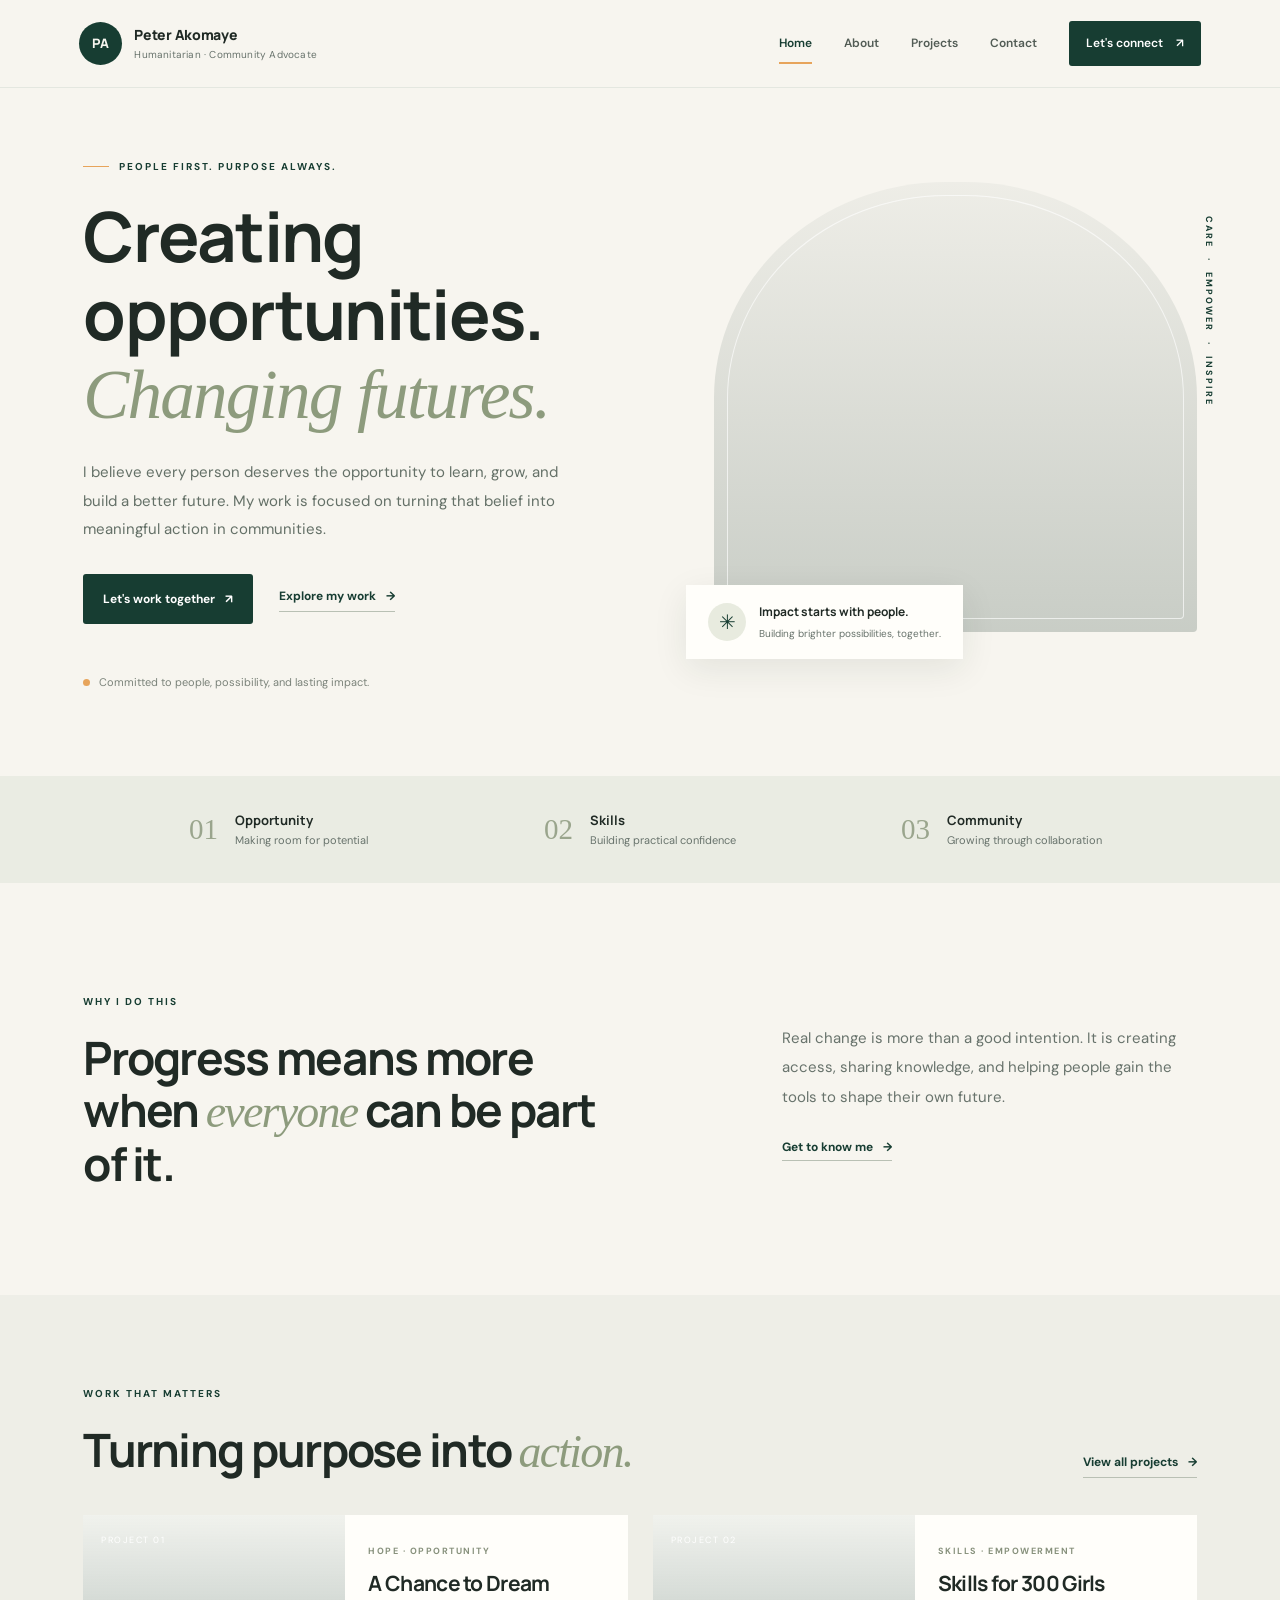
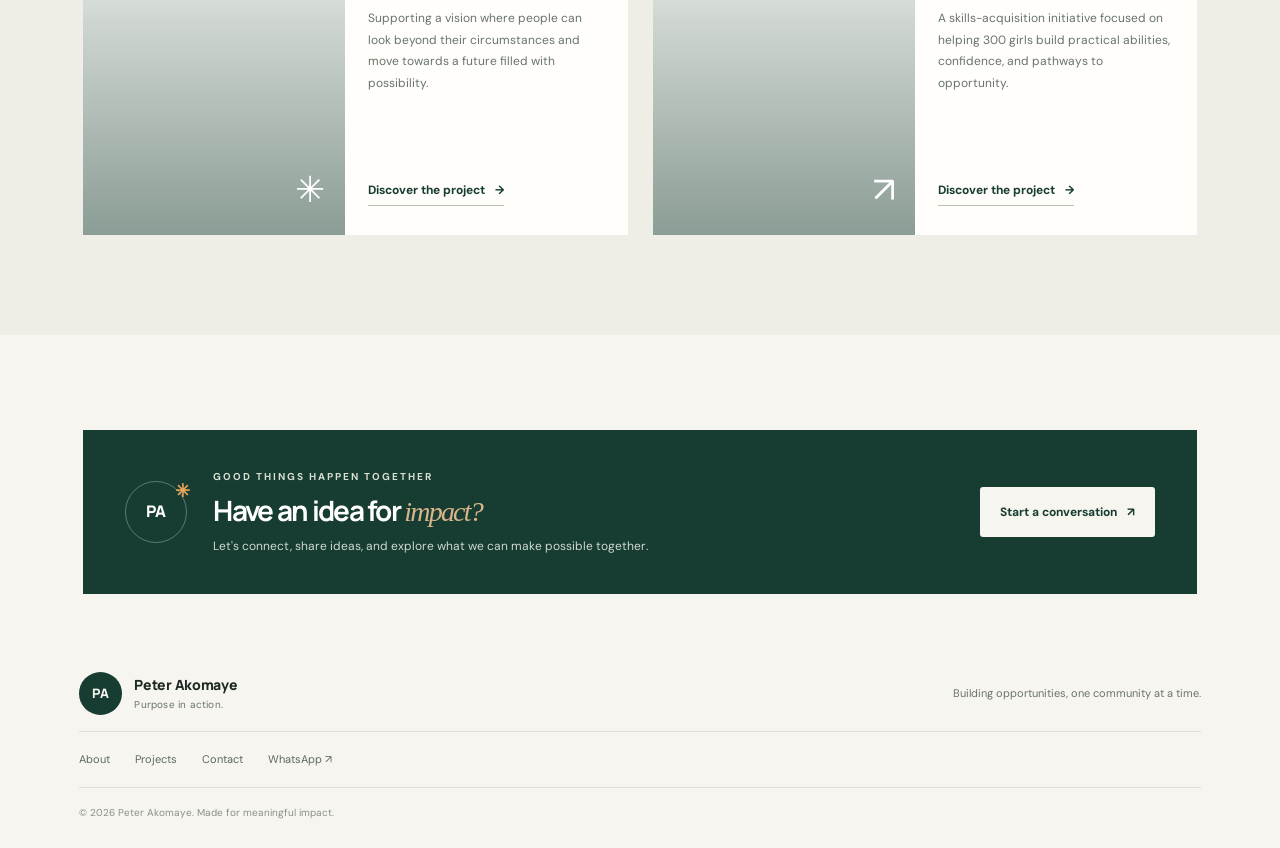
<file: index.html>
<!DOCTYPE html>
<html lang="en">
<head>
  <meta charset="UTF-8" />
  <meta name="viewport" content="width=device-width, initial-scale=1.0" />
  <meta name="theme-color" content="#173d32" />
  <meta name="description" content="Meet Peter Akomaye — humanitarian, advocate for opportunity, and community impact builder." />
  <title>Peter Akomaye | Humanitarian & Community Advocate</title>
  <link rel="preconnect" href="https://fonts.googleapis.com">
  <link rel="preconnect" href="https://fonts.gstatic.com" crossorigin>
  <link href="https://fonts.googleapis.com/css2?family=DM+Sans:wght@400;500;600;700&family=Manrope:wght@400;500;600;700;800&display=swap" rel="stylesheet">
  <link rel="stylesheet" href="styles.css" />
  <script src="script.js" defer></script>
</head>
<body>
  <header class="site-header">
    <a class="brand" href="index.html" aria-label="Peter Akomaye home"><span class="brand-mark">PA</span><span>Peter Akomaye<span class="brand-sub">Humanitarian · Community Advocate</span></span></a>
    <button class="menu-toggle" aria-label="Open navigation" aria-expanded="false">☰</button>
    <nav class="nav-links" aria-label="Main navigation">
      <a class="active" href="index.html">Home</a><a href="about.html">About</a><a href="projects.html">Projects</a><a href="contact.html">Contact</a>
      <a class="nav-cta whatsapp-link" href="#">Let's connect <span>↗</span></a>
    </nav>
  </header>
  <main>
    <section class="hero section-wrap">
      <div class="hero-copy">
        <p class="eyebrow"><span class="eyebrow-line"></span> PEOPLE FIRST. PURPOSE ALWAYS.</p>
        <h1>Creating opportunities.<br><em>Changing futures.</em></h1>
        <p class="hero-text">I believe every person deserves the opportunity to learn, grow, and build a better future. My work is focused on turning that belief into meaningful action in communities.</p>
        <div class="hero-actions"><a class="button button-dark whatsapp-link" href="#">Let's work together <span>↗</span></a><a class="text-link" href="projects.html">Explore my work <span>→</span></a></div>
        <div class="hero-note"><span class="note-dot"></span> Committed to people, possibility, and lasting impact.</div>
      </div>
      <div class="hero-visual">
        <div class="hero-image" role="img" aria-label="Community members working and learning together"></div>
        <div class="image-caption"><span class="caption-icon">✳</span><span><strong>Impact starts with people.</strong><small>Building brighter possibilities, together.</small></span></div>
        <div class="hero-stamp"><span>CARE</span><span>·</span><span>EMPOWER</span><span>·</span><span>INSPIRE</span></div>
      </div>
    </section>
    <section class="impact-strip"><div><span class="strip-number">01</span><span><strong>Opportunity</strong><small>Making room for potential</small></span></div><div><span class="strip-number">02</span><span><strong>Skills</strong><small>Building practical confidence</small></span></div><div><span class="strip-number">03</span><span><strong>Community</strong><small>Growing through collaboration</small></span></div></section>
    <section class="intro-section section-wrap">
      <div><p class="eyebrow">WHY I DO THIS</p><h2>Progress means more when <em>everyone</em> can be part of it.</h2></div>
      <div class="intro-copy"><p>Real change is more than a good intention. It is creating access, sharing knowledge, and helping people gain the tools to shape their own future.</p><a class="text-link" href="about.html">Get to know me <span>→</span></a></div>
    </section>
    <section class="featured-section">
      <div class="section-wrap"><div class="section-heading"><div><p class="eyebrow">WORK THAT MATTERS</p><h2>Turning purpose into <em>action.</em></h2></div><a class="text-link" href="projects.html">View all projects <span>→</span></a></div>
        <div class="project-grid">
          <article class="project-card project-card-feature"><div class="project-photo photo-dream"><span class="project-index">PROJECT 01</span><span class="photo-symbol">✳</span></div><div class="project-info"><p class="project-kicker">HOPE · OPPORTUNITY</p><h3>A Chance to Dream</h3><p>Supporting a vision where people can look beyond their circumstances and move towards a future filled with possibility.</p><a class="text-link" href="projects.html#chance-to-dream">Discover the project <span>→</span></a></div></article>
          <article class="project-card"><div class="project-photo photo-skills"><span class="project-index">PROJECT 02</span><span class="photo-symbol">↗</span></div><div class="project-info"><p class="project-kicker">SKILLS · EMPOWERMENT</p><h3>Skills for 300 Girls</h3><p>A skills-acquisition initiative focused on helping 300 girls build practical abilities, confidence, and pathways to opportunity.</p><a class="text-link" href="projects.html#girls-skills">Discover the project <span>→</span></a></div></article>
        </div>
      </div>
    </section>
    <section class="closing-cta section-wrap"><div class="cta-mark">PA<span>✳</span></div><div><p class="eyebrow">GOOD THINGS HAPPEN TOGETHER</p><h2>Have an idea for <em>impact?</em></h2><p>Let's connect, share ideas, and explore what we can make possible together.</p></div><a class="button button-light whatsapp-link" href="#">Start a conversation <span>↗</span></a></section>
  </main>
  <footer class="site-footer"><a class="brand footer-brand" href="index.html"><span class="brand-mark">PA</span><span>Peter Akomaye<span class="brand-sub">Purpose in action.</span></span></a><p>Building opportunities, one community at a time.</p><div class="footer-links"><a href="about.html">About</a><a href="projects.html">Projects</a><a href="contact.html">Contact</a><a class="whatsapp-link" href="#">WhatsApp ↗</a></div><small>© <span class="year"></span> Peter Akomaye. Made for meaningful impact.</small></footer>
</body>
</html>
</file>
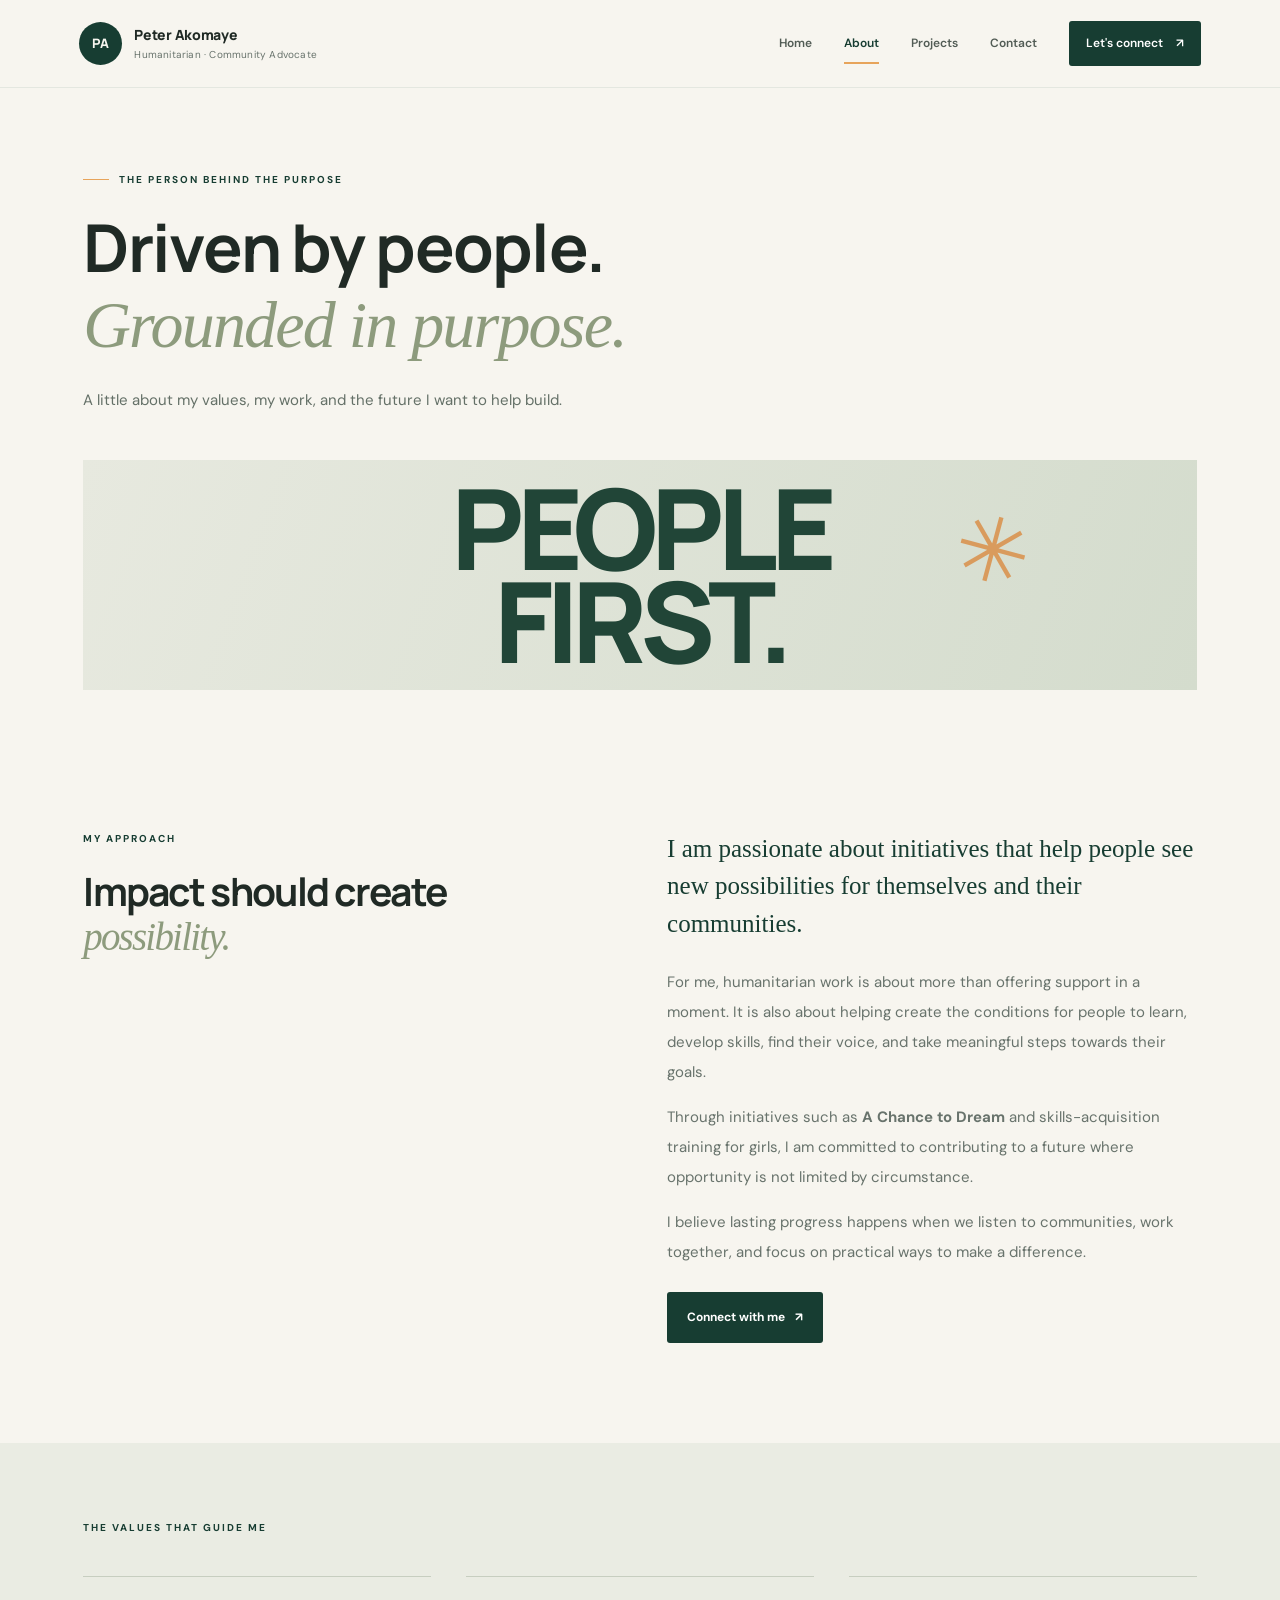
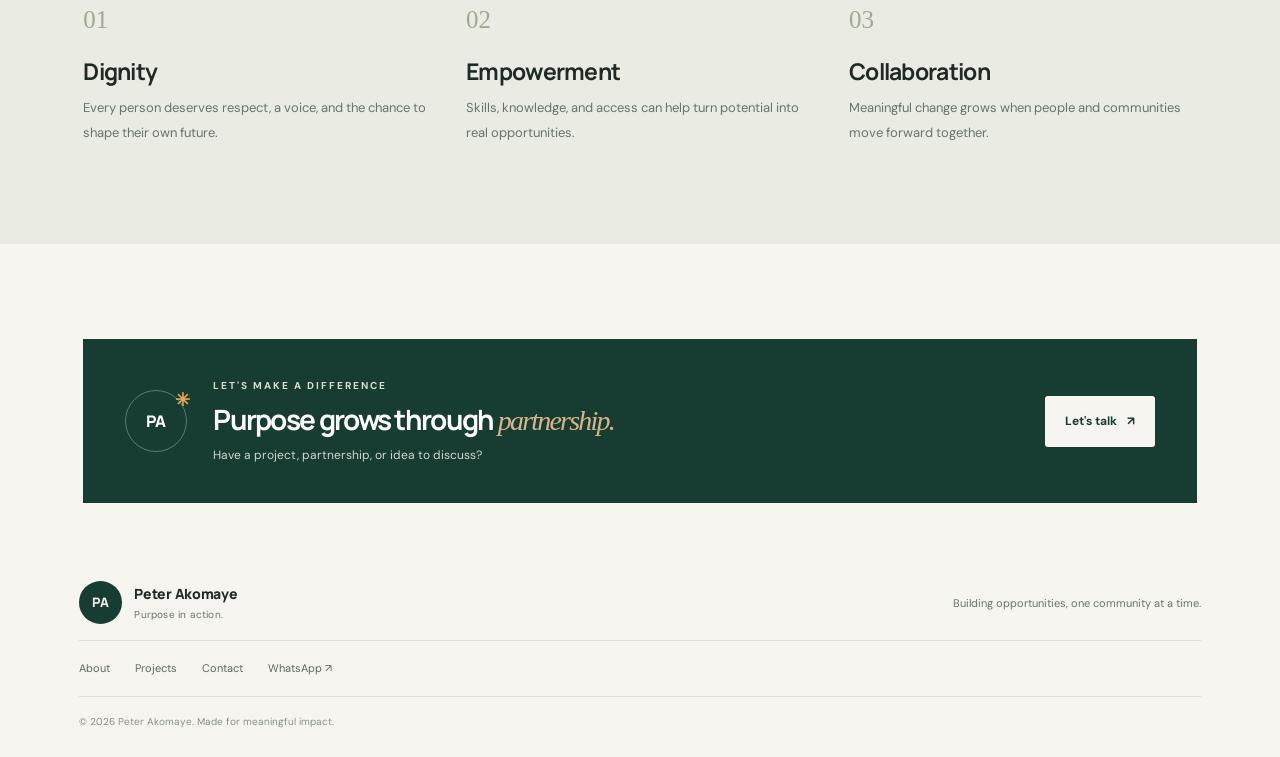
<file: about.html>
<!DOCTYPE html>
<html lang="en"><head><meta charset="UTF-8"><meta name="viewport" content="width=device-width, initial-scale=1.0"><meta name="theme-color" content="#173d32"><meta name="description" content="Learn about Peter Akomaye's humanitarian values and commitment to community impact."><title>About | Peter Akomaye</title><link rel="preconnect" href="https://fonts.googleapis.com"><link rel="preconnect" href="https://fonts.gstatic.com" crossorigin><link href="https://fonts.googleapis.com/css2?family=DM+Sans:wght@400;500;600;700&family=Manrope:wght@400;500;600;700;800&display=swap" rel="stylesheet"><link rel="stylesheet" href="styles.css"><script src="script.js" defer></script></head><body>
<header class="site-header"><a class="brand" href="index.html"><span class="brand-mark">PA</span><span>Peter Akomaye<span class="brand-sub">Humanitarian · Community Advocate</span></span></a><button class="menu-toggle" aria-label="Open navigation" aria-expanded="false">☰</button><nav class="nav-links" aria-label="Main navigation"><a href="index.html">Home</a><a class="active" href="about.html">About</a><a href="projects.html">Projects</a><a href="contact.html">Contact</a><a class="nav-cta whatsapp-link" href="#">Let's connect <span>↗</span></a></nav></header>
<main><section class="page-hero section-wrap"><p class="eyebrow"><span class="eyebrow-line"></span> THE PERSON BEHIND THE PURPOSE</p><h1>Driven by people.<br><em>Grounded in purpose.</em></h1><p class="page-lead">A little about my values, my work, and the future I want to help build.</p><div class="page-hero-art about-art"><span class="art-word">PEOPLE<br>FIRST.</span><span class="art-circle">✳</span></div></section>
<section class="about-content section-wrap"><div class="about-label"><p class="eyebrow">MY APPROACH</p><h2>Impact should create <em>possibility.</em></h2></div><div class="about-body"><p class="lead-paragraph">I am passionate about initiatives that help people see new possibilities for themselves and their communities.</p><p>For me, humanitarian work is about more than offering support in a moment. It is also about helping create the conditions for people to learn, develop skills, find their voice, and take meaningful steps towards their goals.</p><p>Through initiatives such as <strong>A Chance to Dream</strong> and skills-acquisition training for girls, I am committed to contributing to a future where opportunity is not limited by circumstance.</p><p>I believe lasting progress happens when we listen to communities, work together, and focus on practical ways to make a difference.</p><a class="button button-dark whatsapp-link" href="#">Connect with me <span>↗</span></a></div></section>
<section class="values-section"><div class="section-wrap"><p class="eyebrow">THE VALUES THAT GUIDE ME</p><div class="values-grid"><article><span>01</span><h3>Dignity</h3><p>Every person deserves respect, a voice, and the chance to shape their own future.</p></article><article><span>02</span><h3>Empowerment</h3><p>Skills, knowledge, and access can help turn potential into real opportunities.</p></article><article><span>03</span><h3>Collaboration</h3><p>Meaningful change grows when people and communities move forward together.</p></article></div></div></section>
<section class="closing-cta section-wrap"><div class="cta-mark">PA<span>✳</span></div><div><p class="eyebrow">LET'S MAKE A DIFFERENCE</p><h2>Purpose grows through <em>partnership.</em></h2><p>Have a project, partnership, or idea to discuss?</p></div><a class="button button-light whatsapp-link" href="#">Let's talk <span>↗</span></a></section></main>
<footer class="site-footer"><a class="brand footer-brand" href="index.html"><span class="brand-mark">PA</span><span>Peter Akomaye<span class="brand-sub">Purpose in action.</span></span></a><p>Building opportunities, one community at a time.</p><div class="footer-links"><a href="about.html">About</a><a href="projects.html">Projects</a><a href="contact.html">Contact</a><a class="whatsapp-link" href="#">WhatsApp ↗</a></div><small>© <span class="year"></span> Peter Akomaye. Made for meaningful impact.</small></footer></body></html>
</file>
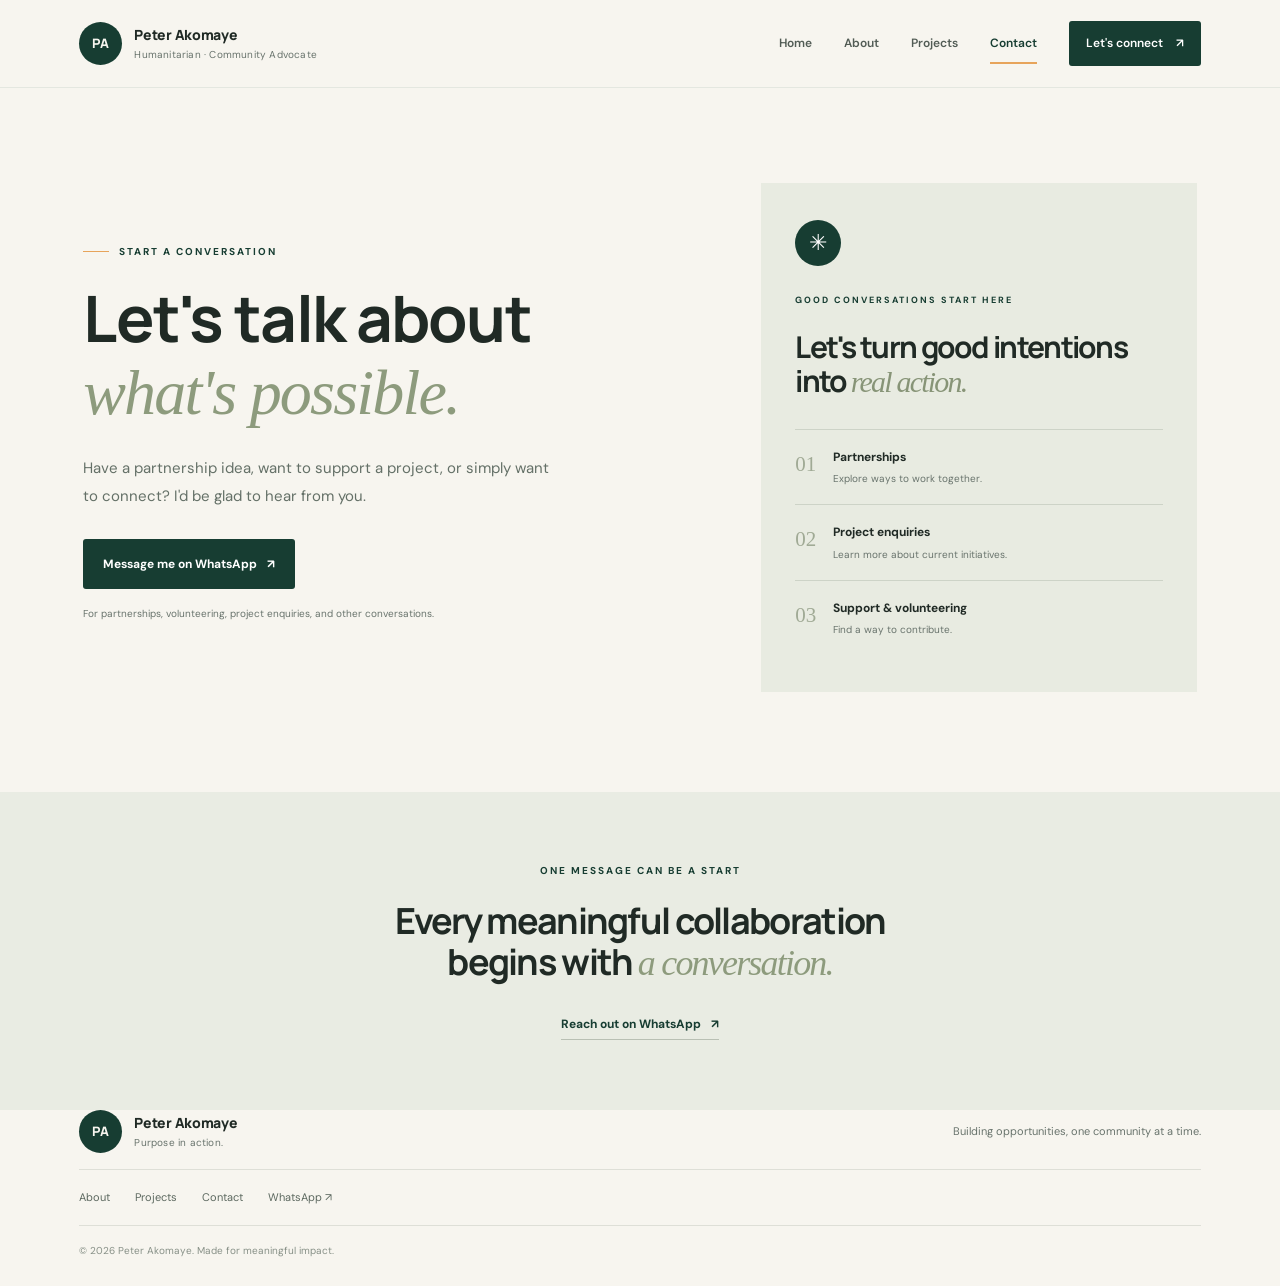
<file: contact.html>
<!DOCTYPE html>
<html lang="en"><head><meta charset="UTF-8"><meta name="viewport" content="width=device-width, initial-scale=1.0"><meta name="theme-color" content="#173d32"><meta name="description" content="Contact Peter Akomaye about humanitarian work, partnerships, volunteering, and community initiatives."><title>Contact | Peter Akomaye</title><link rel="preconnect" href="https://fonts.googleapis.com"><link rel="preconnect" href="https://fonts.gstatic.com" crossorigin><link href="https://fonts.googleapis.com/css2?family=DM+Sans:wght@400;500;600;700&family=Manrope:wght@400;500;600;700;800&display=swap" rel="stylesheet"><link rel="stylesheet" href="styles.css"><script src="script.js" defer></script></head><body>
<header class="site-header"><a class="brand" href="index.html"><span class="brand-mark">PA</span><span>Peter Akomaye<span class="brand-sub">Humanitarian · Community Advocate</span></span></a><button class="menu-toggle" aria-label="Open navigation" aria-expanded="false">☰</button><nav class="nav-links" aria-label="Main navigation"><a href="index.html">Home</a><a href="about.html">About</a><a href="projects.html">Projects</a><a class="active" href="contact.html">Contact</a><a class="nav-cta whatsapp-link" href="#">Let's connect <span>↗</span></a></nav></header>
<main><section class="contact-hero section-wrap"><div class="contact-copy"><p class="eyebrow"><span class="eyebrow-line"></span> START A CONVERSATION</p><h1>Let's talk about<br><em>what's possible.</em></h1><p class="page-lead">Have a partnership idea, want to support a project, or simply want to connect? I'd be glad to hear from you.</p><a class="button button-dark whatsapp-link" href="#">Message me on WhatsApp <span>↗</span></a><p class="contact-small">For partnerships, volunteering, project enquiries, and other conversations.</p></div><div class="contact-card"><span class="contact-card-icon">✳</span><p class="eyebrow">GOOD CONVERSATIONS START HERE</p><h2>Let's turn good intentions into <em>real action.</em></h2><div class="contact-line"><span>01</span><div><strong>Partnerships</strong><small>Explore ways to work together.</small></div></div><div class="contact-line"><span>02</span><div><strong>Project enquiries</strong><small>Learn more about current initiatives.</small></div></div><div class="contact-line"><span>03</span><div><strong>Support & volunteering</strong><small>Find a way to contribute.</small></div></div></div></section><section class="contact-bottom"><div class="section-wrap"><p class="eyebrow">ONE MESSAGE CAN BE A START</p><h2>Every meaningful collaboration<br>begins with <em>a conversation.</em></h2><a class="text-link whatsapp-link" href="#">Reach out on WhatsApp <span>↗</span></a></div></section></main>
<footer class="site-footer"><a class="brand footer-brand" href="index.html"><span class="brand-mark">PA</span><span>Peter Akomaye<span class="brand-sub">Purpose in action.</span></span></a><p>Building opportunities, one community at a time.</p><div class="footer-links"><a href="about.html">About</a><a href="projects.html">Projects</a><a href="contact.html">Contact</a><a class="whatsapp-link" href="#">WhatsApp ↗</a></div><small>© <span class="year"></span> Peter Akomaye. Made for meaningful impact.</small></footer></body></html>
</file>
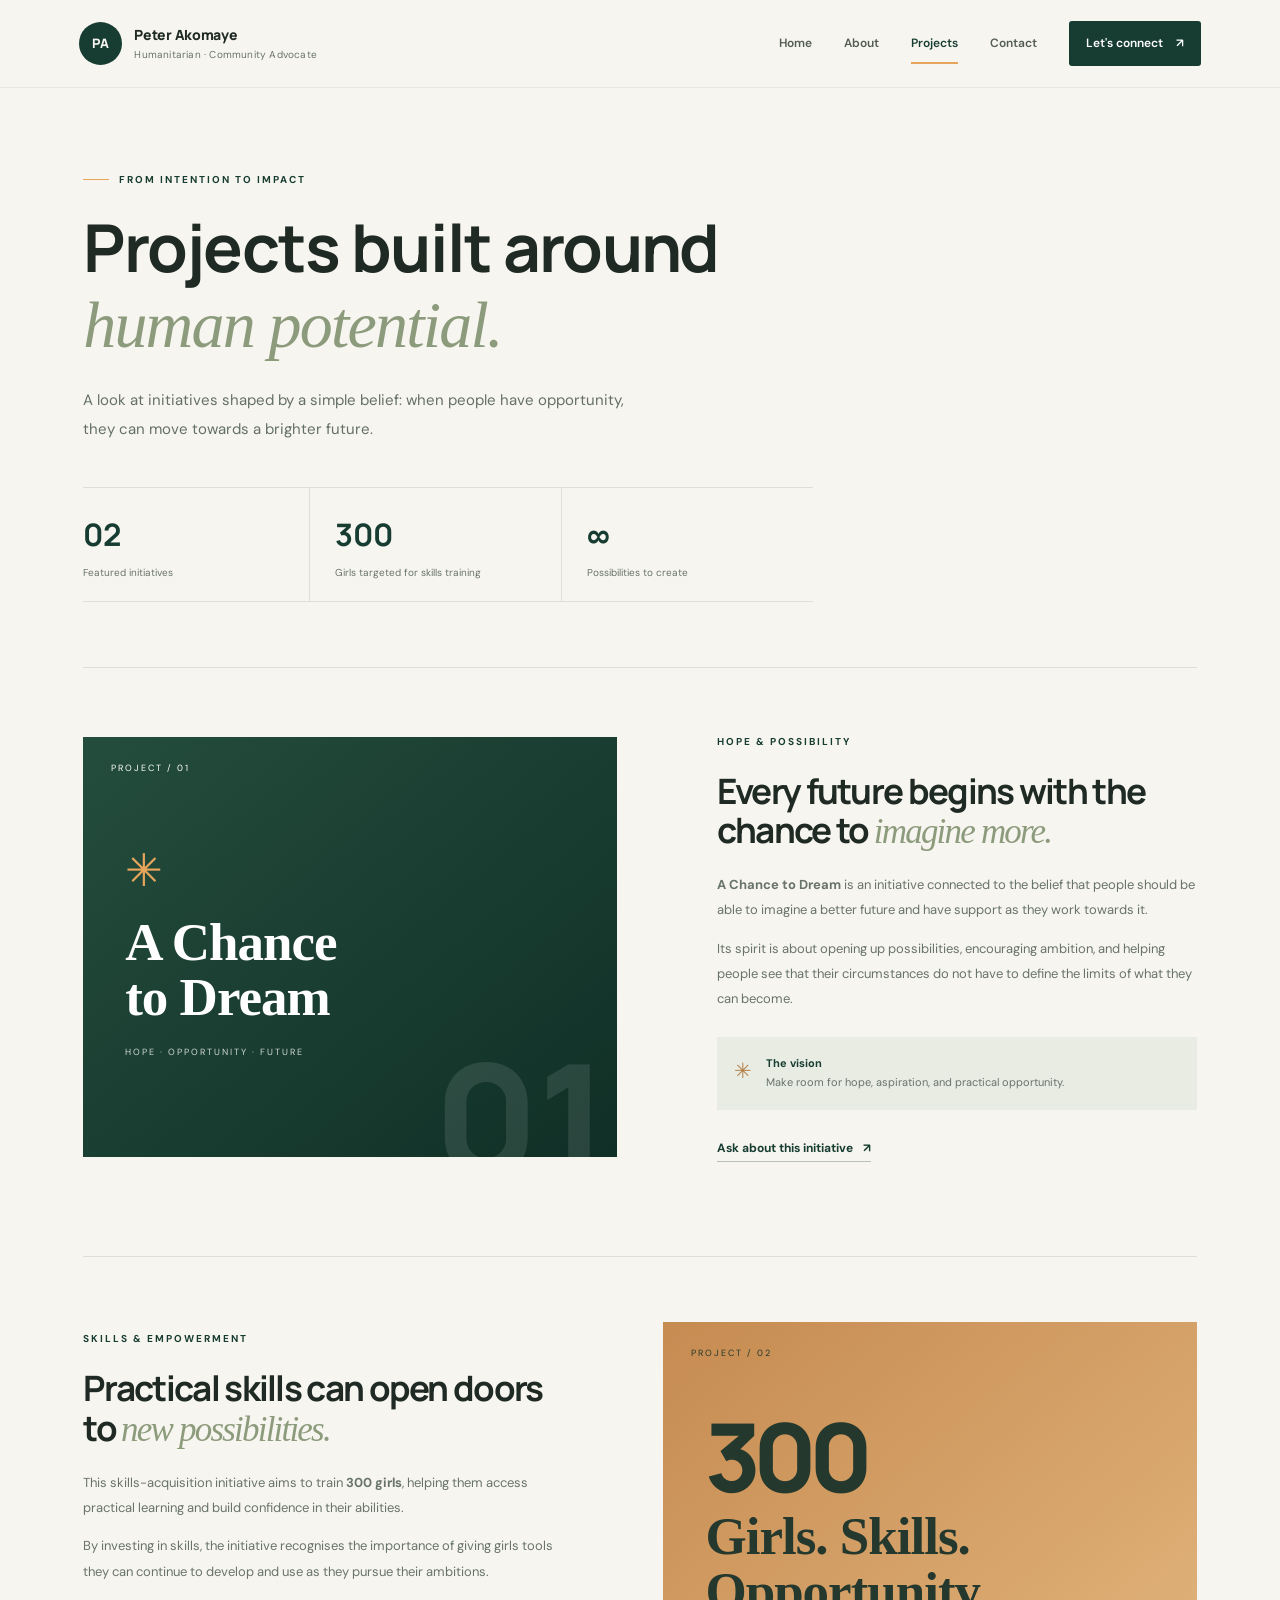
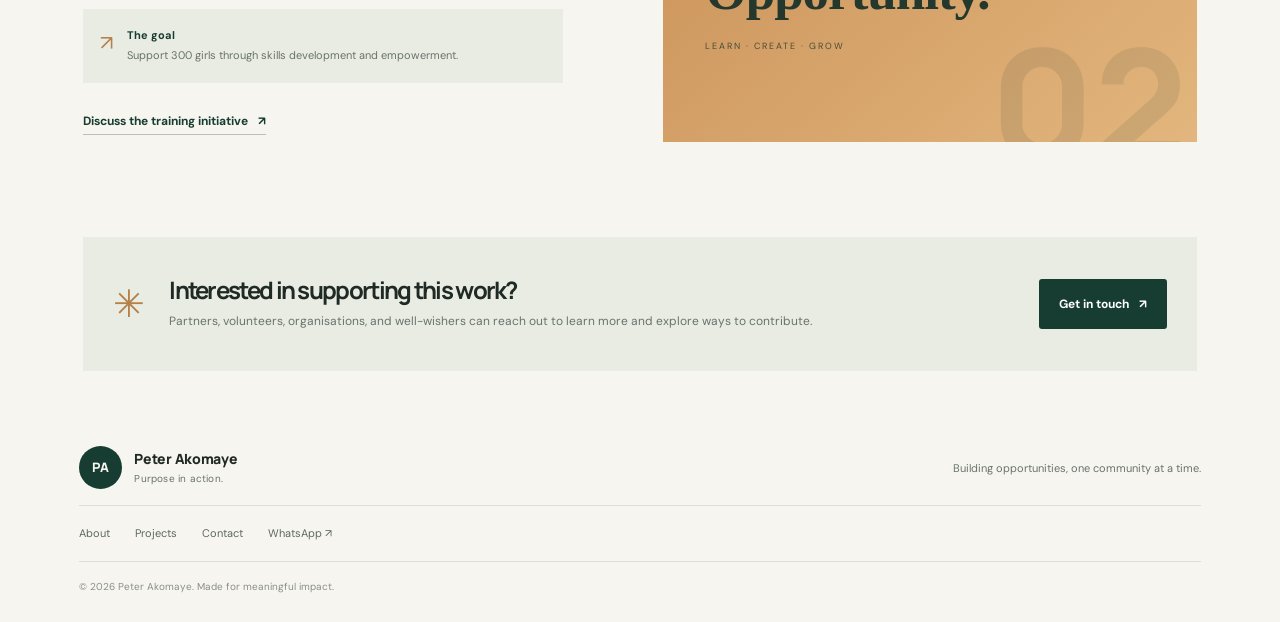
<file: projects.html>
<!DOCTYPE html>
<html lang="en"><head><meta charset="UTF-8"><meta name="viewport" content="width=device-width, initial-scale=1.0"><meta name="theme-color" content="#173d32"><meta name="description" content="Explore Peter Akomaye's community initiatives: A Chance to Dream and skills-acquisition training for 300 girls."><title>Projects | Peter Akomaye</title><link rel="preconnect" href="https://fonts.googleapis.com"><link rel="preconnect" href="https://fonts.gstatic.com" crossorigin><link href="https://fonts.googleapis.com/css2?family=DM+Sans:wght@400;500;600;700&family=Manrope:wght@400;500;600;700;800&display=swap" rel="stylesheet"><link rel="stylesheet" href="styles.css"><script src="script.js" defer></script></head><body>
<header class="site-header"><a class="brand" href="index.html"><span class="brand-mark">PA</span><span>Peter Akomaye<span class="brand-sub">Humanitarian · Community Advocate</span></span></a><button class="menu-toggle" aria-label="Open navigation" aria-expanded="false">☰</button><nav class="nav-links" aria-label="Main navigation"><a href="index.html">Home</a><a href="about.html">About</a><a class="active" href="projects.html">Projects</a><a href="contact.html">Contact</a><a class="nav-cta whatsapp-link" href="#">Let's connect <span>↗</span></a></nav></header>
<main><section class="page-hero section-wrap"><p class="eyebrow"><span class="eyebrow-line"></span> FROM INTENTION TO IMPACT</p><h1>Projects built around<br><em>human potential.</em></h1><p class="page-lead">A look at initiatives shaped by a simple belief: when people have opportunity, they can move towards a brighter future.</p><div class="project-stats"><div><strong>02</strong><span>Featured initiatives</span></div><div><strong>300</strong><span>Girls targeted for skills training</span></div><div><strong>∞</strong><span>Possibilities to create</span></div></div></section>
<section class="project-detail section-wrap" id="chance-to-dream"><div class="detail-visual dream-visual"><span class="visual-topline">PROJECT / 01</span><div><span class="big-spark">✳</span><h2>A Chance<br>to Dream</h2><p>HOPE · OPPORTUNITY · FUTURE</p></div><span class="visual-number">01</span></div><div class="detail-copy"><p class="eyebrow">HOPE & POSSIBILITY</p><h2>Every future begins with the chance to <em>imagine more.</em></h2><p><strong>A Chance to Dream</strong> is an initiative connected to the belief that people should be able to imagine a better future and have support as they work towards it.</p><p>Its spirit is about opening up possibilities, encouraging ambition, and helping people see that their circumstances do not have to define the limits of what they can become.</p><div class="detail-callout"><span>✳</span><p><strong>The vision</strong><br>Make room for hope, aspiration, and practical opportunity.</p></div><a class="text-link whatsapp-link" href="#">Ask about this initiative <span>↗</span></a></div></section>
<section class="project-detail project-detail-reverse section-wrap" id="girls-skills"><div class="detail-visual skills-visual"><span class="visual-topline">PROJECT / 02</span><div><span class="skills-figure">300</span><h2>Girls. Skills.<br>Opportunity.</h2><p>LEARN · CREATE · GROW</p></div><span class="visual-number">02</span></div><div class="detail-copy"><p class="eyebrow">SKILLS & EMPOWERMENT</p><h2>Practical skills can open doors to <em>new possibilities.</em></h2><p>This skills-acquisition initiative aims to train <strong>300 girls</strong>, helping them access practical learning and build confidence in their abilities.</p><p>By investing in skills, the initiative recognises the importance of giving girls tools they can continue to develop and use as they pursue their ambitions.</p><div class="detail-callout"><span>↗</span><p><strong>The goal</strong><br>Support 300 girls through skills development and empowerment.</p></div><a class="text-link whatsapp-link" href="#">Discuss the training initiative <span>↗</span></a></div></section>
<section class="project-note section-wrap"><span class="note-star">✳</span><div><h2>Interested in supporting this work?</h2><p>Partners, volunteers, organisations, and well-wishers can reach out to learn more and explore ways to contribute.</p></div><a class="button button-dark whatsapp-link" href="#">Get in touch <span>↗</span></a></section></main>
<footer class="site-footer"><a class="brand footer-brand" href="index.html"><span class="brand-mark">PA</span><span>Peter Akomaye<span class="brand-sub">Purpose in action.</span></span></a><p>Building opportunities, one community at a time.</p><div class="footer-links"><a href="about.html">About</a><a href="projects.html">Projects</a><a href="contact.html">Contact</a><a class="whatsapp-link" href="#">WhatsApp ↗</a></div><small>© <span class="year"></span> Peter Akomaye. Made for meaningful impact.</small></footer></body></html>
</file>
<file: styles.css>
:root{--forest:#173d32;--forest-dark:#102d25;--cream:#f7f5ef;--paper:#fffefa;--orange:#e7a45b;--ink:#202a25;--muted:#68736c;--line:#dedfd7;--serif:Georgia,"Times New Roman",serif}*{box-sizing:border-box}html{scroll-behavior:smooth;scroll-padding-top:90px}body{margin:0;background:var(--cream);color:var(--ink);font-family:"DM Sans",sans-serif;font-size:15px;line-height:1.7;-webkit-font-smoothing:antialiased}a{color:inherit;text-decoration:none}button{font:inherit}.site-header{height:88px;padding:0 6.2%;display:flex;align-items:center;justify-content:space-between;background:rgba(247,245,239,.96);border-bottom:1px solid rgba(23,61,50,.08);position:sticky;top:0;z-index:20;backdrop-filter:blur(16px)}.brand{display:flex;align-items:center;gap:12px;font-family:Manrope,sans-serif;font-size:14px;font-weight:800;line-height:1.3;letter-spacing:-.3px}.brand-mark{width:43px;height:43px;display:grid;place-items:center;background:var(--forest);color:var(--cream);font-size:13px;letter-spacing:1px;border-radius:50%}.brand-sub{display:block;font-family:"DM Sans",sans-serif;font-weight:400;font-size:10px;color:var(--muted);letter-spacing:.2px;margin-top:4px}.nav-links{display:flex;align-items:center;gap:32px;font-size:12px;font-weight:600}.nav-links>a:not(.nav-cta){color:#525c55;transition:color .2s}.nav-links>a:hover,.nav-links>a.active{color:var(--forest)}.nav-links>a.active{position:relative}.nav-links>a.active:after{content:"";position:absolute;bottom:-10px;left:0;right:0;height:2px;background:var(--orange)}.nav-cta{padding:12px 17px;background:var(--forest);color:white;border-radius:3px}.nav-cta span,.button span{margin-left:10px}.menu-toggle{display:none;border:0;background:transparent;color:var(--forest);font-size:25px;cursor:pointer}.section-wrap{width:min(1120px,87%);margin-inline:auto}.hero{display:grid;grid-template-columns:1.03fr .97fr;align-items:center;gap:5.5%;padding-top:70px;padding-bottom:84px;min-height:625px}.eyebrow{display:flex;align-items:center;gap:10px;font-size:10px;letter-spacing:2px;font-weight:700;color:var(--forest);margin:0 0 22px}.eyebrow-line{width:26px;height:1px;background:var(--orange)}h1,h2,h3,p{margin-top:0}h1,h2,h3{font-family:Manrope,sans-serif;letter-spacing:-1.7px;line-height:1.13}h1{font-size:clamp(43px,5.4vw,72px);font-weight:700;margin-bottom:24px}h1 em,h2 em{font-family:var(--serif);font-weight:400;color:#8d9b7d;letter-spacing:-1.8px}h2{font-size:clamp(30px,3.6vw,46px);margin-bottom:20px}h3{font-size:23px;letter-spacing:-.7px;margin-bottom:12px}.hero-text,.page-lead{max-width:475px;color:#647067;font-size:15px;line-height:1.9}.hero-actions{display:flex;align-items:center;gap:26px;margin-top:30px;flex-wrap:wrap}.button{display:inline-flex;align-items:center;justify-content:center;padding:15px 20px;font-size:12px;font-weight:700;border-radius:3px;transition:transform .2s,background .2s}.button:hover{transform:translateY(-2px)}.button-dark{background:var(--forest);color:#fff}.button-dark:hover,.nav-cta:hover{background:var(--forest-dark)}.button-light{background:var(--cream);color:var(--forest)}.text-link{font-size:12px;font-weight:700;color:var(--forest);border-bottom:1px solid #b9c0b4;padding-bottom:5px}.text-link span{padding-left:7px}.hero-note{display:flex;align-items:center;gap:9px;color:#7b837a;font-size:11px;margin-top:49px}.note-dot{height:7px;width:7px;background:var(--orange);border-radius:50%}.hero-visual{position:relative;padding:0 0 35px 28px}.hero-image{height:450px;background:linear-gradient(180deg,rgba(15,45,34,.04),rgba(15,45,34,.2)),url("https://images.unsplash.com/photo-1531206715517-5c0ba140b2b8?auto=format&fit=crop&w=1100&q=85") center/cover;border-radius:48% 48% 4px 4px;position:relative}.hero-image:after{content:"";position:absolute;inset:13px;border:1px solid rgba(255,255,255,.65);border-radius:inherit}.image-caption{position:absolute;bottom:8px;left:0;background:var(--paper);box-shadow:0 10px 35px #172e2116;padding:17px 22px;display:flex;gap:13px;align-items:center;min-width:265px}.caption-icon{width:38px;height:38px;display:grid;place-items:center;background:#e8ebdf;color:var(--forest);border-radius:50%;font-size:20px}.image-caption strong,.image-caption small{display:block}.image-caption strong{font-family:Manrope,sans-serif;font-size:12px}.image-caption small{font-size:10px;color:var(--muted);margin-top:3px}.hero-stamp{position:absolute;right:-19px;top:34px;writing-mode:vertical-rl;display:flex;gap:10px;align-items:center;font-size:9px;letter-spacing:2px;color:var(--forest);font-weight:700}.impact-strip{display:grid;grid-template-columns:repeat(3,1fr);padding:29px 9%;background:#eaece3;gap:35px}.impact-strip>div{display:flex;align-items:center;justify-content:center;gap:17px}.strip-number{font-family:var(--serif);font-size:29px;color:#9aa58d}.impact-strip strong,.impact-strip small{display:block}.impact-strip strong{font-family:Manrope,sans-serif;font-size:13px}.impact-strip small{font-size:11px;color:var(--muted)}.intro-section{display:grid;grid-template-columns:1fr .75fr;gap:13%;padding-top:110px;padding-bottom:105px;align-items:center}.intro-section h2{max-width:520px;margin-bottom:0}.intro-copy p{color:var(--muted);line-height:1.95;margin-bottom:22px}.featured-section{background:#eeeee7;padding:90px 0 100px}.section-heading{display:flex;justify-content:space-between;align-items:end;margin-bottom:37px}.section-heading h2{margin-bottom:0}.project-grid{display:grid;grid-template-columns:1fr 1fr;gap:25px}.project-card{background:var(--paper);display:grid;grid-template-columns:.93fr 1fr;min-height:320px}.project-photo{position:relative;overflow:hidden;min-height:310px;background-size:cover;background-position:center}.photo-dream{background-image:linear-gradient(0deg,#173d3280,#173d3210),url("https://images.unsplash.com/photo-1488521787991-ed7bbaae773c?auto=format&fit=crop&w=800&q=80")}.photo-skills{background-image:linear-gradient(0deg,#173d3280,#173d3210),url("https://images.unsplash.com/photo-1517486808906-6ca8b3f04846?auto=format&fit=crop&w=800&q=80")}.project-index{position:absolute;top:18px;left:18px;color:#fff;font-size:9px;letter-spacing:1.5px}.photo-symbol{position:absolute;bottom:15px;right:20px;font-size:36px;color:#fff}.project-info{padding:29px 23px;display:flex;flex-direction:column;align-items:flex-start}.project-kicker{font-size:9px;font-weight:700;letter-spacing:1.5px;color:#87917c;margin-bottom:13px}.project-info h3{font-size:21px}.project-info>p:not(.project-kicker){font-size:12px;line-height:1.8;color:var(--muted);margin-bottom:23px}.project-info .text-link{margin-top:auto}.closing-cta{background:var(--forest);color:white;display:grid;grid-template-columns:auto 1fr auto;gap:26px;align-items:center;padding:38px 42px;margin-top:95px;margin-bottom:78px}.cta-mark{width:62px;height:62px;border:1px solid #ffffff4d;border-radius:50%;display:grid;place-items:center;font-family:Manrope,sans-serif;font-size:16px;font-weight:800;position:relative}.cta-mark span{position:absolute;right:-4px;top:-7px;color:var(--orange);font-size:18px}.closing-cta .eyebrow{color:#d9dfd1;margin-bottom:10px}.closing-cta h2{font-size:28px;margin-bottom:8px}.closing-cta h2 em{color:#d9b58a}.closing-cta p:not(.eyebrow){font-size:12px;color:#d0d9d1;margin-bottom:0}.site-footer{padding:0 6.2% 27px;display:grid;grid-template-columns:1fr 1fr;align-items:center;gap:16px}.footer-brand{justify-self:start}.site-footer>p{font-size:11px;color:var(--muted);justify-self:end;margin:0}.footer-links{grid-column:1/-1;display:flex;gap:25px;padding:18px 0;border-top:1px solid var(--line);border-bottom:1px solid var(--line);font-size:11px;color:#5c685f}.site-footer>small{grid-column:1/-1;font-size:10px;color:#879087}.page-hero{padding-top:83px;padding-bottom:65px}.page-hero h1{font-size:clamp(42px,5.2vw,66px)}.page-hero .page-lead{max-width:560px}.page-hero-art{height:230px;margin-top:45px;position:relative;overflow:hidden;background:#e6e9de;display:flex;align-items:center;justify-content:center}.about-art{background:linear-gradient(110deg,#e7e9df,#d4dccd)}.art-word{font-family:Manrope,sans-serif;font-size:clamp(50px,9vw,112px);font-weight:800;line-height:.83;letter-spacing:-7px;color:#214537;text-align:center}.art-circle{position:absolute;right:15%;top:15px;font-size:90px;color:#d99b5d;transform:rotate(15deg)}.about-content{display:grid;grid-template-columns:.85fr 1fr;gap:12%;padding-top:75px;padding-bottom:100px}.about-label h2{font-size:39px}.about-body p{color:var(--muted);line-height:2}.about-body .lead-paragraph{font-family:var(--serif);font-size:25px;line-height:1.5;color:var(--forest)}.about-body .button{margin-top:10px}.values-section{background:#eaece3;padding:76px 0 86px}.values-grid{display:grid;grid-template-columns:repeat(3,1fr);gap:35px;margin-top:40px}.values-grid article{padding-top:22px;border-top:1px solid #c7cec0}.values-grid article>span{font-family:var(--serif);font-size:25px;color:#a0a991}.values-grid h3{margin-top:17px}.values-grid p{font-size:13px;color:var(--muted);line-height:1.9}.project-stats{display:flex;gap:0;margin-top:44px;border-top:1px solid var(--line);border-bottom:1px solid var(--line);max-width:730px}.project-stats>div{flex:1;padding:20px 25px 20px 0}.project-stats>div+div{padding-left:25px;border-left:1px solid var(--line)}.project-stats strong,.project-stats span{display:block}.project-stats strong{font-family:Manrope,sans-serif;font-size:31px;color:var(--forest)}.project-stats span{font-size:10px;color:var(--muted);margin-top:3px}.project-detail{display:grid;grid-template-columns:1fr .9fr;gap:9%;align-items:center;padding-top:65px;padding-bottom:95px;border-top:1px solid var(--line)}.project-detail-reverse{grid-template-columns:.9fr 1fr}.project-detail-reverse .detail-visual{order:2}.project-detail-reverse .detail-copy{order:1}.detail-visual{min-height:420px;position:relative;display:flex;align-items:center;padding:42px;color:white;overflow:hidden}.dream-visual{background:linear-gradient(140deg,#244d3d,#102f26)}.skills-visual{background:linear-gradient(140deg,#c68b51,#e2b67e);color:#24382d}.visual-topline{position:absolute;top:24px;left:28px;font-size:9px;letter-spacing:2px}.detail-visual h2{font-family:var(--serif);font-size:53px;letter-spacing:-1px;line-height:1.04;margin:5px 0 20px;color:inherit}.detail-visual p{font-size:9px;letter-spacing:2px;margin:0;opacity:.8}.big-spark{font-size:45px;color:var(--orange)}.skills-figure{display:block;font-family:Manrope,sans-serif;font-size:95px;font-weight:800;letter-spacing:-8px;line-height:1}.visual-number{position:absolute;bottom:-38px;right:9px;font-family:Manrope,sans-serif;font-size:155px;font-weight:800;opacity:.1;line-height:1}.detail-copy h2{font-size:35px}.detail-copy>p:not(.eyebrow){font-size:13px;color:var(--muted);line-height:1.95}.detail-callout{display:flex;gap:14px;align-items:flex-start;padding:17px;background:#e9ece3;margin:25px 0}.detail-callout>span{font-size:21px;color:#b5814b}.detail-callout p{font-size:11px;color:var(--muted);margin:0;line-height:1.8}.detail-callout strong{color:var(--forest)}.project-note{display:flex;align-items:center;gap:24px;padding-top:35px;padding-bottom:35px;margin-bottom:75px;background:#e9ece3;padding-inline:30px}.note-star{font-size:38px;color:#b5814b}.project-note h2{font-size:24px;margin-bottom:8px}.project-note p{font-size:12px;color:var(--muted);margin:0}.project-note .button{margin-left:auto;white-space:nowrap}.contact-hero{display:grid;grid-template-columns:1fr .8fr;gap:12%;align-items:center;padding-top:95px;padding-bottom:100px;min-height:650px}.contact-copy h1{font-size:clamp(43px,5vw,64px)}.contact-copy .page-lead{margin-bottom:28px}.contact-small{font-size:10px;color:var(--muted);margin-top:16px}.contact-card{background:#e8ebe1;padding:37px 34px}.contact-card-icon{display:grid;place-items:center;width:46px;height:46px;background:var(--forest);color:white;border-radius:50%;font-size:22px;margin-bottom:27px}.contact-card .eyebrow{font-size:9px}.contact-card h2{font-size:30px;margin-bottom:30px}.contact-card h2 em{color:#879477}.contact-line{display:flex;gap:17px;border-top:1px solid #cdd3c7;padding:17px 0}.contact-line>span{font-family:var(--serif);color:#a0aa95;font-size:21px}.contact-line strong,.contact-line small{display:block}.contact-line strong{font-size:12px}.contact-line small{font-size:10px;color:var(--muted);margin-top:3px}.contact-bottom{background:#e9ece3;text-align:center;padding:70px 0}.contact-bottom .eyebrow{justify-content:center}.contact-bottom h2{font-size:36px}.contact-bottom .text-link{display:inline-block;margin-top:10px}@media(max-width:900px){.site-header{padding:0 5%;height:78px}.menu-toggle{display:block}.nav-links{display:none;position:absolute;top:77px;left:0;right:0;padding:20px 5% 25px;background:var(--cream);border-bottom:1px solid var(--line);flex-direction:column;align-items:stretch;gap:0;box-shadow:0 15px 25px #172e2110}.nav-links.open{display:flex}.nav-links>a{padding:12px 0}.nav-links>a.active:after{display:none}.nav-links .nav-cta{text-align:center;margin-top:8px;padding:13px}.hero{gap:3%;padding-top:55px;min-height:auto}.hero-image{height:370px}.hero-stamp{right:-9px}.impact-strip{padding-inline:4%;gap:15px}.intro-section{gap:7%;padding-block:75px}.project-card{grid-template-columns:1fr}.project-photo{min-height:230px}.project-info{min-height:260px}.closing-cta{margin-top:70px;padding:30px;gap:18px}.project-detail,.project-detail-reverse{gap:5%}.detail-visual{min-height:370px;padding:30px}.detail-visual h2{font-size:44px}.contact-hero{gap:6%}}@media(max-width:620px){body{font-size:14px}.section-wrap{width:88%}.site-header{height:72px}.brand{font-size:13px}.brand-mark{width:39px;height:39px}.nav-links{top:71px}.hero{grid-template-columns:1fr;padding-top:54px;padding-bottom:60px;gap:45px}.hero h1{font-size:48px}.hero-text{font-size:14px}.hero-note{margin-top:30px}.hero-visual{padding-left:13px;padding-right:10px}.hero-image{height:350px}.image-caption{left:-8px;min-width:245px;padding:14px}.hero-stamp{right:0;font-size:8px}.impact-strip{grid-template-columns:1fr;padding:18px 8%;gap:16px}.impact-strip>div{justify-content:flex-start}.strip-number{width:28px}.intro-section{grid-template-columns:1fr;gap:22px;padding-block:65px}.intro-section h2{font-size:35px}.featured-section{padding:65px 0}.section-heading{align-items:flex-start;gap:18px;flex-direction:column}.section-heading h2{font-size:34px}.project-grid{grid-template-columns:1fr;gap:20px}.project-card{grid-template-columns:.85fr 1fr;min-height:290px}.project-photo{min-height:290px}.project-info{padding:23px 16px;min-height:290px}.project-info h3{font-size:19px}.project-info>p:not(.project-kicker){font-size:11px}.closing-cta{grid-template-columns:auto 1fr;margin-top:60px;margin-bottom:55px;padding:25px 20px;gap:15px}.cta-mark{width:48px;height:48px}.closing-cta h2{font-size:23px}.closing-cta .button{grid-column:1/-1;width:100%}.site-footer{grid-template-columns:1fr;padding-inline:6%;gap:15px}.site-footer>p{justify-self:start;margin:0}.footer-links{grid-column:1;gap:17px;flex-wrap:wrap}.site-footer>small{grid-column:1}.page-hero{padding-top:60px;padding-bottom:45px}.page-hero h1{font-size:45px}.page-hero-art{height:180px}.art-word{letter-spacing:-4px}.art-circle{right:7%;font-size:65px}.about-content{grid-template-columns:1fr;gap:25px;padding-top:55px;padding-bottom:65px}.about-label h2{font-size:34px}.about-body .lead-paragraph{font-size:22px}.values-section{padding:55px 0}.values-grid{grid-template-columns:1fr;gap:20px;margin-top:25px}.values-grid article{padding-top:17px}.values-grid h3{margin-top:8px}.project-stats>div{padding:16px 10px 16px 0}.project-stats>div+div{padding-left:12px}.project-stats strong{font-size:26px}.project-stats span{font-size:9px;line-height:1.5}.project-detail,.project-detail-reverse{grid-template-columns:1fr;gap:30px;padding-block:45px}.project-detail-reverse .detail-visual,.project-detail-reverse .detail-copy{order:initial}.detail-visual{min-height:340px}.detail-copy h2{font-size:32px}.project-note{width:88%;flex-wrap:wrap;gap:14px;padding:24px;margin-bottom:50px}.project-note>div{flex:1;min-width:190px}.project-note h2{font-size:21px}.project-note .button{width:100%;margin:8px 0 0}.contact-hero{grid-template-columns:1fr;gap:40px;padding-top:60px;padding-bottom:65px}.contact-copy h1{font-size:46px}.contact-card{padding:30px 24px}.contact-bottom{padding:55px 0}.contact-bottom h2{font-size:30px}}@media(prefers-reduced-motion:reduce){html{scroll-behavior:auto}*,*:before,*:after{transition:none!important}}
</file>
